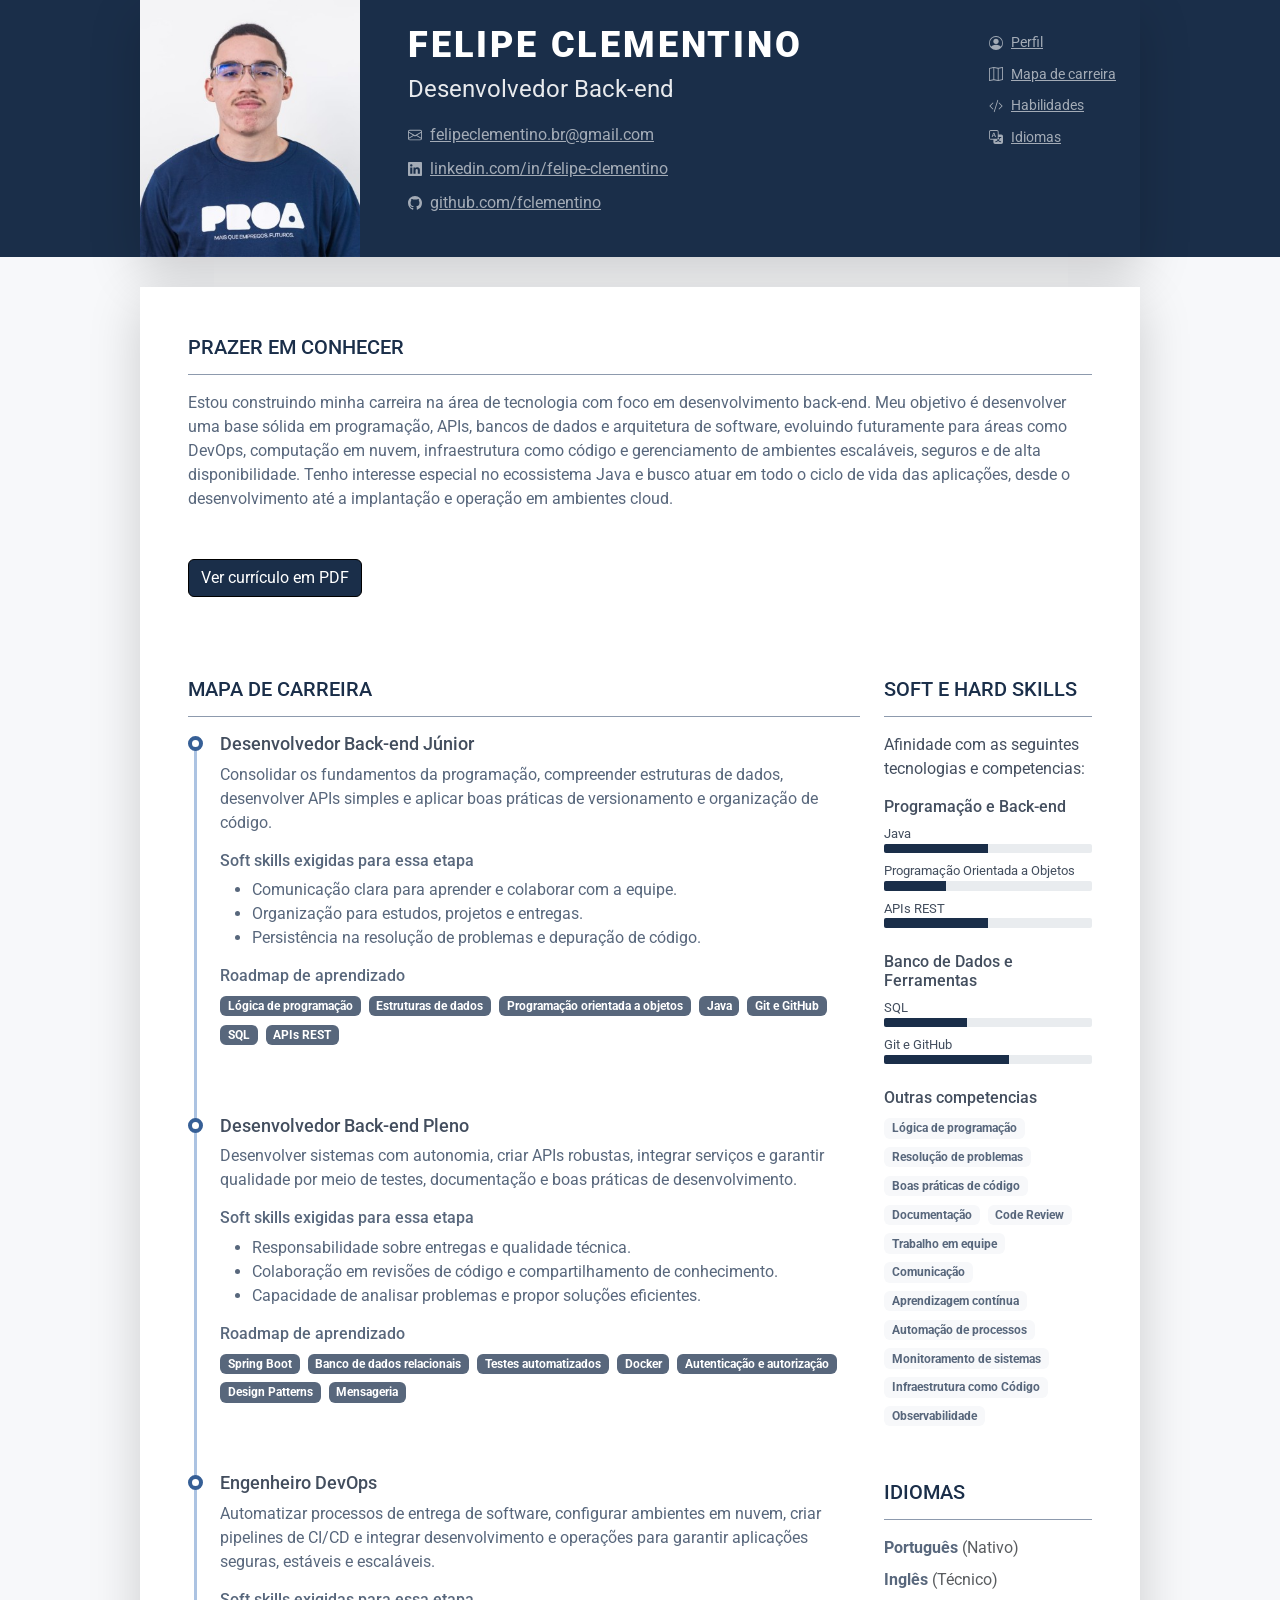
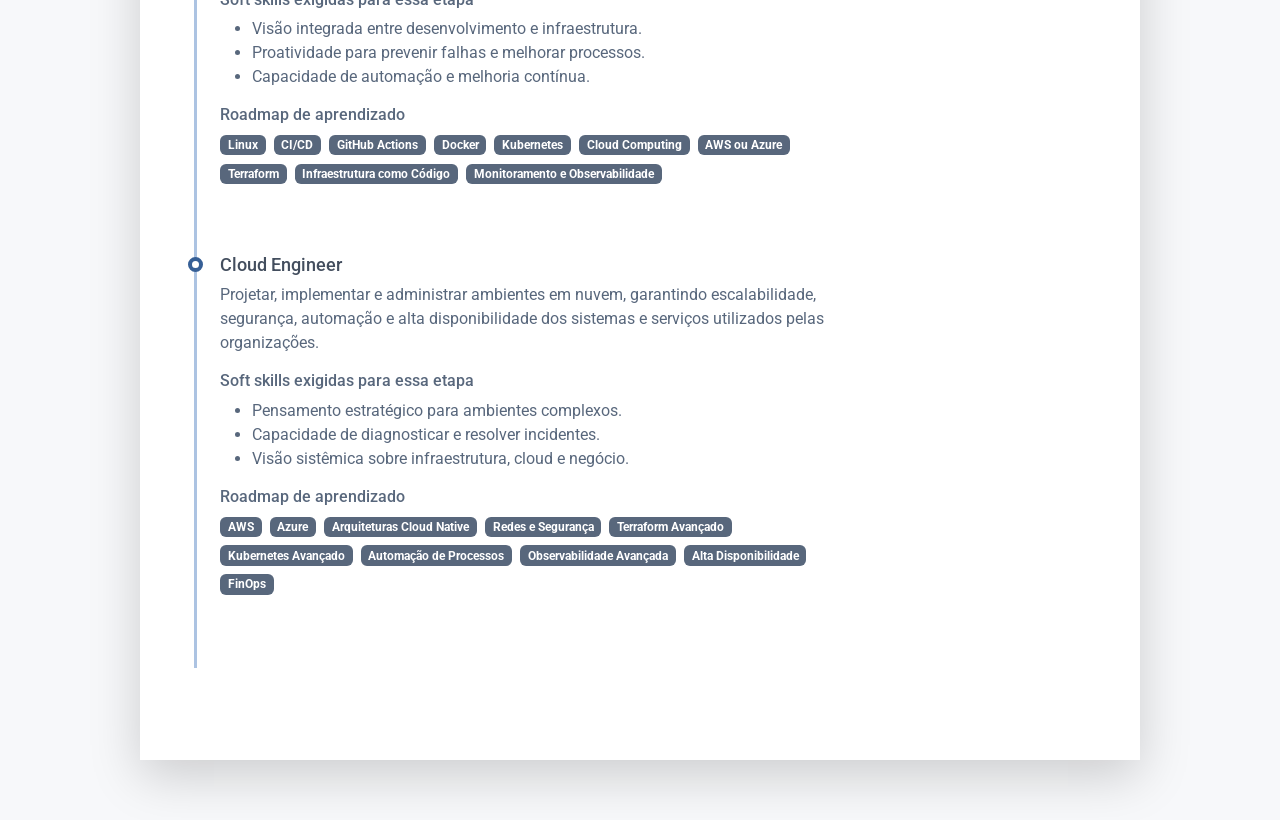
<file: index.html>
<!DOCTYPE html>
<!--
	Versao orientada por JSON.

	Ideia pedagogica:
	- O HTML fica responsavel pela estrutura da pagina.
	- O arquivo assets/data/carreira.json guarda os textos e listas editaveis.
	- O JavaScript le o JSON e preenche os espacos marcados com id.

	Observacao:
	- Em servidores como GitHub Pages, o fetch do JSON funciona normalmente.
	- Ao abrir direto pelo arquivo local, alguns navegadores bloqueiam o fetch.
-->
<html lang="pt-BR">

<head>
	<meta charset="utf-8">
	<meta name="viewport" content="width=device-width, initial-scale=1">
	<meta http-equiv="X-UA-Compatible" content="IE=edge">
	<title>Mapa de Carreira</title>
	<meta name="description" content="Mapa de carreira com dados carregados de um arquivo JSON.">
	<meta name="robots" content="index, follow">
	<meta name="theme-color" content="#1A2E49">
	<link rel="shortcut icon" href="indesign.svg">
	<link rel="preconnect" href="https://fonts.googleapis.com">
	<link rel="preconnect" href="https://fonts.gstatic.com" crossorigin>
	<link href="https://fonts.googleapis.com/css?family=Roboto:300,400,500,700,900&display=swap" rel="stylesheet">
	<link id="theme-style" rel="stylesheet" href="assets/css/bootstrap-6.css">
	<style>
		.skip-link {
			left: 1rem;
			position: absolute;
			top: -4rem;
			z-index: 1000;
		}

		.skip-link:focus {
			top: 1rem;
		}

		.profile-picture {
			width: 220px;
			object-fit: cover;
		}

		.badge {
			margin-bottom: .35rem;
		}
	</style>
</head>

<body>
	<a class="btn btn-light skip-link" href="#conteudo-principal">Pular para o conteudo principal</a>

	<!--
		Este header tem marcadores vazios.
		O JavaScript procura cada id e injeta os dados vindos do JSON.
	-->
	<header class="resume-header pt-4 pt-md-0" role="banner">
		<div class="text-center position-relative">
			<div class="resume-wrapper-inner mx-auto text-start bg-primary shadow-lg">
				<div class="row">
					<div class="col-block col-md-auto resume-picture-holder text-center text-md-start">
						<img id="profile-photo" class="picture profile-picture" src="assets/images/profile.jpg" alt="">
					</div>

					<div class="col">
						<div class="row p-4 justify-content-center justify-content-md-between">
							<div class="primary-info col-auto">
								<h1 id="profile-name" class="name mt-0 mb-1 text-white text-uppercase">Mapa de Carreira
								</h1>
								<p id="profile-headline" class="title mb-3"></p>
								<ul id="contact-list" class="list-unstyled"></ul>
							</div>

							<nav class="secondary-info col-auto mt-2" aria-label="Navegacao principal">
								<ul class="resume-social list-unstyled">
									<li class="mb-2"><a class="text-link" href="#perfil"><svg class="nav-icon"
												xmlns="http://www.w3.org/2000/svg" viewBox="0 0 16 16"
												fill="currentColor" aria-hidden="true">
												<path d="M11 6a3 3 0 1 1-6 0 3 3 0 0 1 6 0" />
												<path fill-rule="evenodd"
													d="M0 8a8 8 0 1 1 16 0A8 8 0 0 1 0 8m8-7a7 7 0 0 0-5.468 11.37C3.242 11.226 4.805 10 8 10s4.757 1.225 5.468 2.37A7 7 0 0 0 8 1" />
											</svg> Perfil</a></li>
									<li class="mb-2"><a class="text-link" href="#mapa-carreira"><svg class="nav-icon"
												xmlns="http://www.w3.org/2000/svg" viewBox="0 0 16 16"
												fill="currentColor" aria-hidden="true">
												<path fill-rule="evenodd"
													d="M15.817.113A.5.5 0 0 1 16 .5v14a.5.5 0 0 1-.402.49l-5 1a.5.5 0 0 1-.196 0L5.5 15.01l-4.902.98A.5.5 0 0 1 0 15.5v-14a.5.5 0 0 1 .402-.49l5-1a.5.5 0 0 1 .196 0L10.5.99l4.902-.98a.5.5 0 0 1 .415.103M10 1.91l-4-.8v12.98l4 .8zm1 12.98 4-.8V1.11l-4 .8zm-6-.8V1.11l-4 .8v12.98z" />
											</svg> Mapa de carreira</a></li>
									<li class="mb-2"><a class="text-link" href="#habilidades"><svg class="nav-icon"
												xmlns="http://www.w3.org/2000/svg" viewBox="0 0 16 16"
												fill="currentColor" aria-hidden="true">
												<path
													d="M10.478 1.647a.5.5 0 1 0-.956-.294l-4 13a.5.5 0 0 0 .956.294zM4.854 4.146a.5.5 0 0 1 0 .708L1.707 8l3.147 3.146a.5.5 0 0 1-.708.708l-3.5-3.5a.5.5 0 0 1 0-.708l3.5-3.5a.5.5 0 0 1 .708 0m6.292 0a.5.5 0 0 0 0 .708L14.293 8l-3.147 3.146a.5.5 0 0 0 .708.708l3.5-3.5a.5.5 0 0 0 0-.708l-3.5-3.5a.5.5 0 0 0-.708 0" />
											</svg> Habilidades</a></li>
									<li><a class="text-link" href="#idiomas"><svg class="nav-icon"
												xmlns="http://www.w3.org/2000/svg" viewBox="0 0 16 16"
												fill="currentColor" aria-hidden="true">
												<path
													d="M4.545 6.714 4.11 8H3l1.862-5h1.284L8 8H6.833l-.435-1.286zm1.634-.736L5.5 3.956h-.049l-.679 2.022z" />
												<path
													d="M0 2a2 2 0 0 1 2-2h7a2 2 0 0 1 2 2v3h3a2 2 0 0 1 2 2v7a2 2 0 0 1-2 2H7a2 2 0 0 1-2-2v-3H2a2 2 0 0 1-2-2zm2-1a1 1 0 0 0-1 1v7a1 1 0 0 0 1 1h7a1 1 0 0 0 1-1V2a1 1 0 0 0-1-1zm7.138 9.995q.289.451.63.846c-.748.575-1.673 1.001-2.768 1.292.178.217.451.635.555.867 1.125-.359 2.08-.844 2.886-1.494.777.665 1.739 1.165 2.93 1.472.133-.254.414-.673.629-.89-1.125-.253-2.057-.694-2.82-1.284.681-.747 1.222-1.651 1.621-2.757H14V8h-3v1.047h.765c-.318.844-.74 1.546-1.272 2.13a6 6 0 0 1-.415-.492 2 2 0 0 1-.94.31" />
											</svg> Idiomas</a></li>
								</ul>
							</nav>
						</div>
					</div>
				</div>
			</div>
		</div>
	</header>

	<main id="conteudo-principal" class="resume-wrapper text-center position-relative" tabindex="-1">
		<div class="resume-wrapper-inner mx-auto text-start bg-white shadow-lg">
			<div class="resume-body p-5">
				<section id="perfil" class="resume-section summary-section mb-5" aria-labelledby="titulo-perfil">
					<h2 id="titulo-perfil" class="resume-section-title text-uppercase font-weight-bold pb-3 mb-3">
						Prazer em conhecer
					</h2>
					<div class="resume-section-content">
						<p id="profile-summary"></p>
						<a id="cv-link" class="btn btn-primary bg-primary" target="_blank"
							href="assets/docs/curriculo-felipe-clementino.pdf">
							Ver currículo em PDF
						</a>
					</div>
				</section>

				<div class="row">
					<div class="col-lg-9">
						<section id="mapa-carreira" class="resume-section experience-section mb-5"
							aria-labelledby="titulo-mapa-carreira">
							<h2 id="titulo-mapa-carreira"
								class="resume-section-title text-uppercase font-weight-bold pb-3 mb-3">
								Mapa de carreira
							</h2>

							<!-- Lista gerada a partir de careerSteps no JSON. -->
							<div class="resume-section-content">
								<div id="career-timeline" class="resume-timeline position-relative"></div>
							</div>
						</section>
					</div>

					<aside class="col-lg-3" aria-label="Informacoes complementares">
						<section id="habilidades" class="resume-section skills-section mb-5"
							aria-labelledby="titulo-habilidades">
							<h2 id="titulo-habilidades"
								class="resume-section-title text-uppercase font-weight-bold pb-3 mb-3">
								Soft e hard skills
							</h2>
							<p>Afinidade com as seguintes tecnologias e competencias:</p>
							<div id="skill-groups" class="resume-section-content"></div>
							<div class="resume-skill-item">
								<h3 class="resume-skills-cat font-weight-bold h5">Outras competencias</h3>
								<ul id="other-skills" class="list-inline"></ul>
							</div>
						</section>

						<section id="idiomas" class="resume-section language-section mb-5"
							aria-labelledby="titulo-idiomas">
							<h2 id="titulo-idiomas"
								class="resume-section-title text-uppercase font-weight-bold pb-3 mb-3">
								Idiomas
							</h2>
							<div class="resume-section-content">
								<ul id="language-list" class="list-unstyled resume-lang-list"></ul>
							</div>
						</section>
					</aside>
				</div>
			</div>
		</div>
	</main>

	<!-- O defer garante que o script rode depois que o HTML existir no navegador. -->
	<script src="assets/js/carreira-json.js" defer></script>
</body>

</html>
</file>
